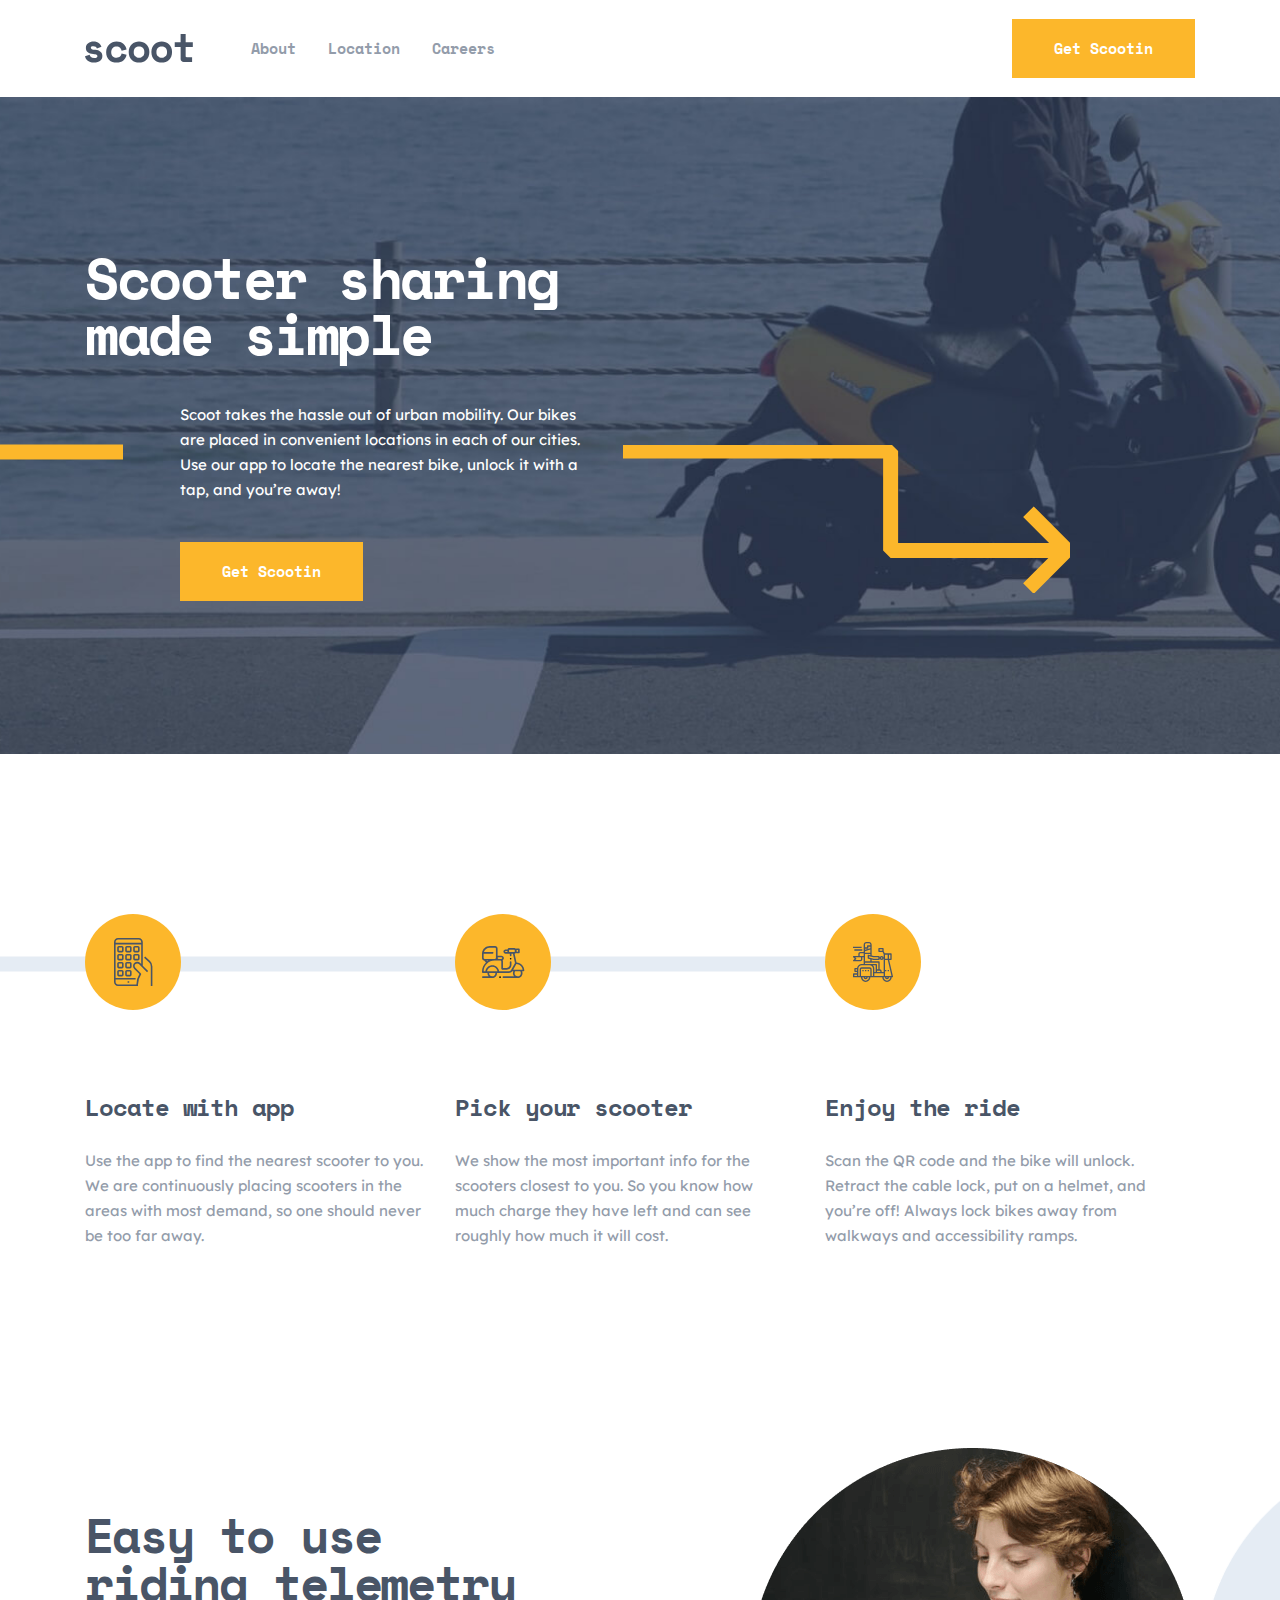
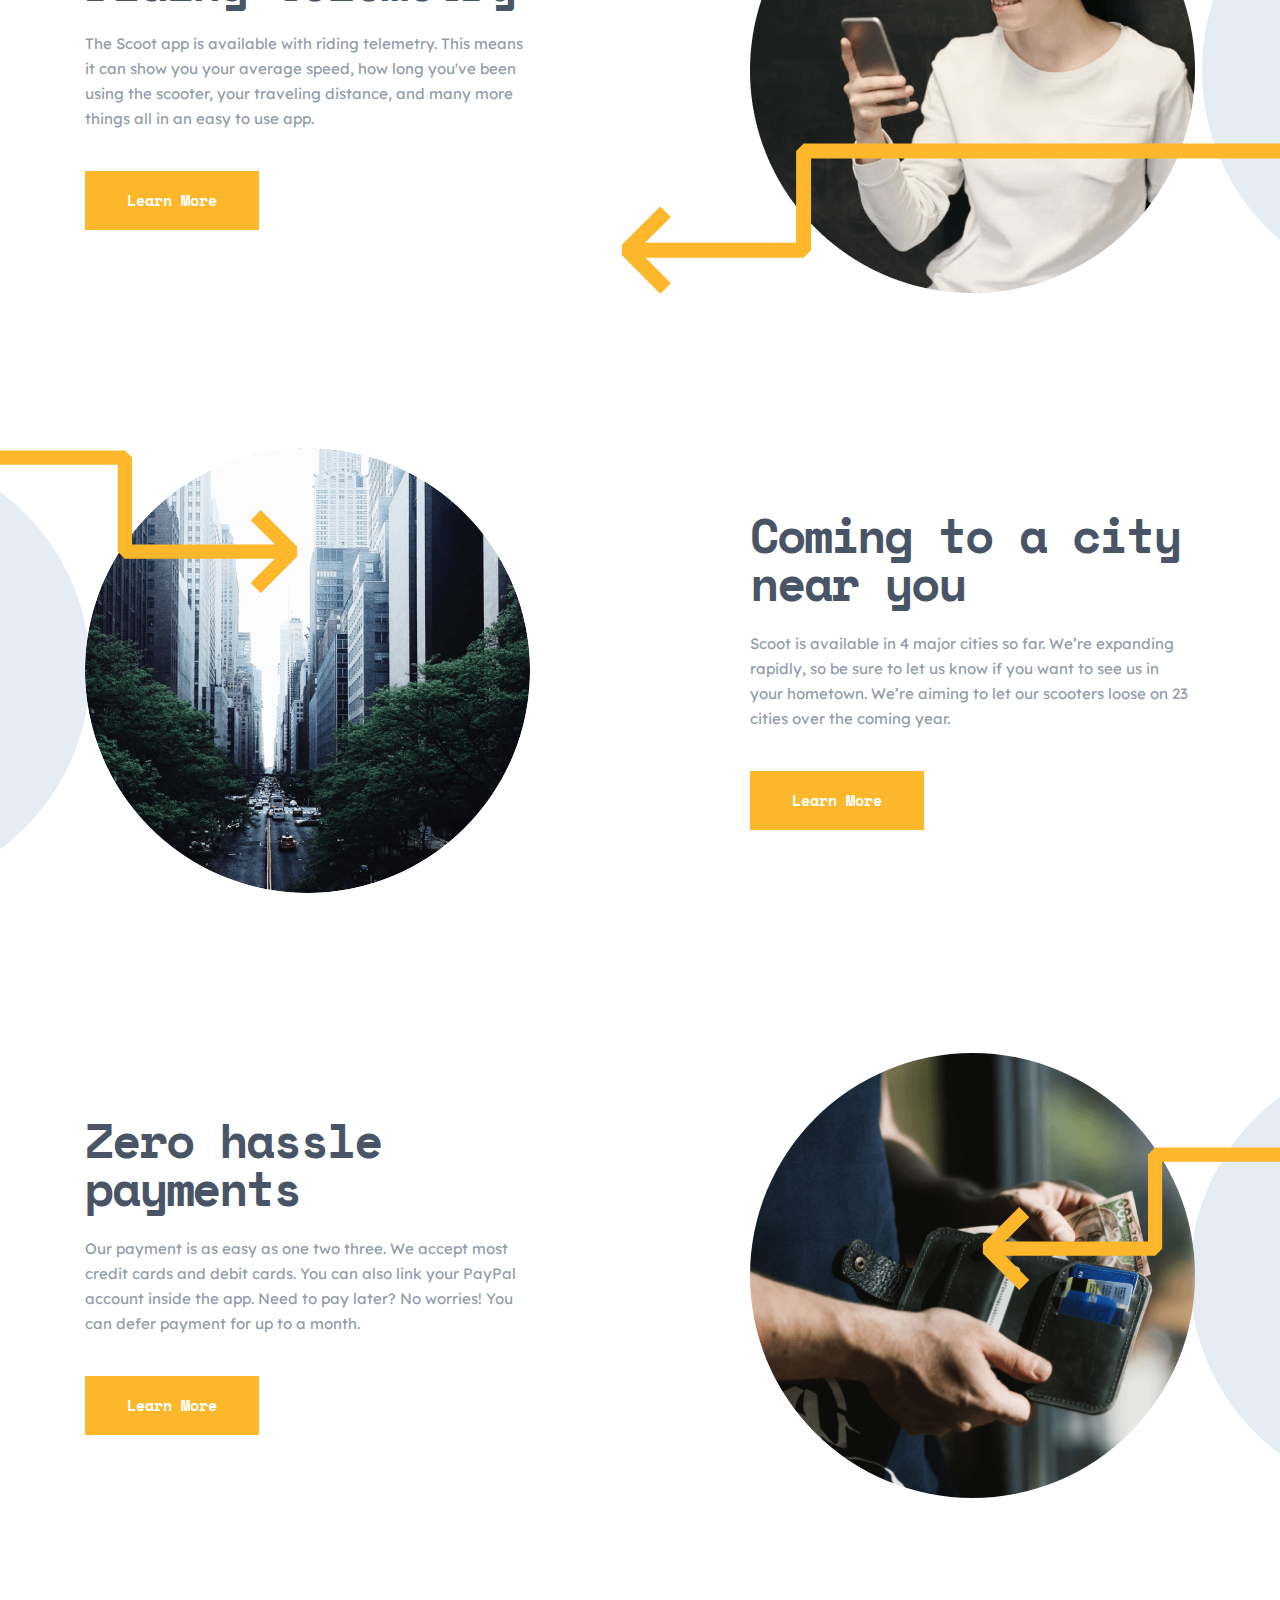
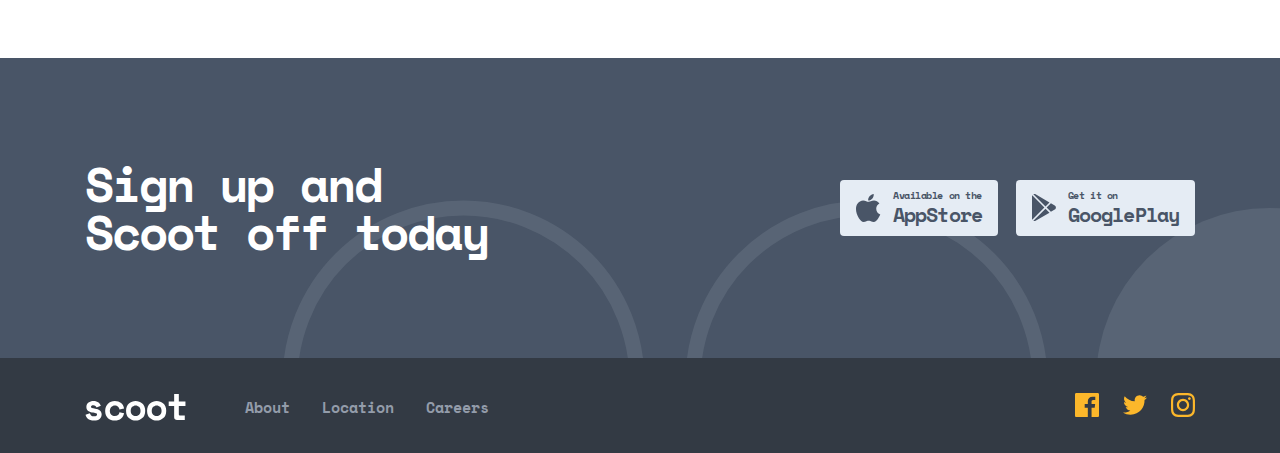
<file: index.html>
<!DOCTYPE html>
<html lang="en">
<head>
  <meta charset="UTF-8">
  <meta http-equiv="X-UA-Compatible" content="IE=edge">
  <meta name="viewport" content="width=device-width, initial-scale=1.0">
  <link rel="stylesheet" href="./css/main.css">
  <title>Template site</title>
</head>
<body>
  <!-- HEADER START -->
  <header class="header">
    <div class="container">
      <div class="header__container">
        <div class="header__menu">
          <a href="./index.html" class="header__menu-link">
            <img src="./images/site-header-logo.svg" alt="Site header logo" class="header__menu-img">
          </a>
          <nav class="nav header__nav">
            <ul class="nav__list">
              <li class="nav__item">
                <a href="#" class="nav__item-link">About</a>
              </li>

              <li class="nav__item">
                <a href="#" class="nav__item-link">Location</a>
              </li>

              <li class="nav__item">
                <a href="#" class="nav__item-link">Careers</a>
              </li>
            </ul>
          </nav>
        </div>

        <button class="button">Get scootin</button>
      </div>
    </div>
  </header>
  <!-- HEADER END -->

  <!-- MAIN START -->
  <main>
    <!-- hero-section start -->
    <section class="hero">
      <div class="container-big">
        <div class="container">
          <div class="hero__container">
            <div class="hero__wrapper">
              <h2 class="hero__wrapper-title">Scooter sharing made simple</h2>
              <p class="hero__wrapper-text">Scoot takes the hassle out of urban mobility. Our bikes are placed in convenient locations in each of our cities. Use our app to locate the nearest bike, unlock it with a tap, and you’re away!</p>
              <a href="#" class="button hero__btn">Get scootin</a>
            </div>
          </div>
        </div>
      </div>
    </section>
    <!-- hero-section end -->


    <section class="services">
      <h2 class="visually-hidden">Services section</h2>
      <div class="container">
        <ul class="services__list">
          <li class="services__item">
            <div class="services__item-top"></div>
            <div class="services__item-bottom">
              <h3 class="services__item-bottom-title">Locate with app</h3>
              <p class="services__item-bottom-text">Use the app to find the nearest scooter to you. We are continuously placing scooters in the areas with most demand, so one should never be too far away.</p>
            </div>
          </li>

          <li class="services__item">
            <div class="services__item-top"></div>
            <div class="services__item-bottom">
              <h3 class="services__item-bottom-title">Pick your scooter</h3>
              <p class="services__item-bottom-text">We show the most important info for the scooters closest to you. So you know how much charge they have left and can see roughly how much it will cost.</p>
            </div>
          </li>

          <li class="services__item">
            <div class="services__item-top"></div>
            <div class="services__item-bottom">
              <h3 class="services__item-bottom-title">Enjoy the ride</h3>
              <p class="services__item-bottom-text">Scan the QR code and the bike will unlock. Retract the cable lock, put on a helmet, and you’re off! Always lock bikes away from walkways and accessibility ramps.</p>
            </div>
          </li>
        </ul>
      </div>
    </section>

    <section class="telemetry">
      <div class="container-big">
        <div class="container">
          <div class="telemetry__container">
            <div class="telemetry__wrapper">
              <h2 class="telemetry__wrapper-title">Easy to use riding telemetry</h2>
              <p class="telemetry__wrapper-text">The Scoot app is available with riding telemetry. This means it can show you your average speed, how long you've been using the scooter, your traveling distance, and many more things all in an easy to use app.</p>
              <a href="#" class="button">Learn more</a>
            </div>
            <picture class="telemetry__picture">
              <!-- WebP -->
              <source
              type="image/webp"
              media="(max-width: 311px)"
              srcset="
              ./images/telemetry-img-311px-1x.webp 1x,
              ./images/telemetry-img-311px-2x.webp 2x
              "/>

              <source
              type="image/webp"
              media="(max-width: 445px)"
              srcset="
              ./images/telemetry-img-445px-1x.webp 1x,
              ./images/telemetry-img-445px-2x.webp 2x
              "/>


              <img src="./images/telemetry-img-445px-1x.png" alt="User image" class="telemetry__img" srcset="./images/telemetry-img-445px-1x.png 1x, ./images/telemetry-img-445px-2x.png 2x">
            </picture>
          </div>
        </div>
      </div>
    </section>

    <section class="payments">
      <div class="container-big">
        <div class="container">
          <ul class="payments__list">
            <li class="payments__item">
              <div class="payments__item-box-image">
                <img
                src="./images/payments-first-img-445px-1x.png" alt="Payments of img" srcset="
                ./images/payments-first-img-445px-1x.png 1x,
                ./images/payments-first-img-445px-2x.png 2x" class="payments__box-img"
                >
              </div>
              <div class="payments__item-wrapper">
                <h2 class="payments__item-wrapper-title">Coming to a city near you</h2>
                <p class="payments__item-wrapper-text">Scoot is available in 4 major cities so far. We’re expanding rapidly, so be sure to let us know if you want to see us in your hometown. We’re aiming to let our scooters loose on 23 cities over the coming year.</p>
                <a href="#" class="button">Learn More</a>
              </div>
            </li>

            <li class="payments__item">
              <div class="payments__item-box-image">
                <img
                src="./images/payments-first-img-445px-1x.png" alt="Payments of img" srcset="
                ./images/payments-second-img-445px-1x.png 1x,
                ./images/payments-second-img-445px-2x.png 2x" class="payments__box-img"
                >
              </div>
              <div class="payments__item-wrapper">
                <h2 class="payments__item-wrapper-title">Zero hassle payments</h2>
                <p class="payments__item-wrapper-text">Our payment is as easy as one two three. We accept most credit cards and debit cards. You can also link your PayPal account inside the app. Need to pay later? No worries! You can defer payment for up to a month.</p>
                <a href="#" class="button">Learn More</a>
              </div>
            </li>
          </ul>
        </div>
      </div>
    </section>

    <section class="apps">
      <div class="container-big">
        <div class="container">
          <div class="apps__container">
            <div class="apps__box">
              <h2 class="apps__box-title">Sign up and Scoot off today</h2>
            </div>
            <div class="apps__wrapper">
              <div class="apps__wrapper-app">
                <img src="./images/apps-apple-icon.svg" alt="apple icon" class="apps__app-img">
                <div class="apps__wrapper-desc">
                  <p class="apps__wrapper-desc-text">Available on the</p>
                  <h3 class="apps__wrapper-desc-title">AppStore</h3>
                </div>
              </div>
              <div class="apps__wrapper-app">
                <img src="./images/apps-google-play-icon.svg" alt="google-play icon" class="apps__app-img">
                <div class="apps__wrapper-desc">
                  <p class="apps__wrapper-desc-text">Get it on</p>
                  <h3 class="apps__wrapper-desc-title">GooglePlay</h3>
                </div>
              </div>
            </div>
          </div>
        </div>
      </div>
    </section>
  </main>
  <!-- MAIN END -->

  <!-- FOOTER START -->
  <footer class="footer">
    <div class="container-big">
      <div class="container">
        <div class="footer__container">
          <div class="footer__menu">
            <a href="./index.html" class="footer__menu-link">
              <img src="./images/site-footer-logo.svg" alt="Site logo for footer" class="footer__menu-img">
            </a>
            <nav class="nav">
              <ul class="nav__list footer__nav-list">
                <li class="nav__item">
                  <a href="#" class="nav__item-link">About</a>
                </li>

                <li class="nav__item">
                  <a href="#" class="nav__item-link">Location</a>
                </li>

                <li class="nav__item">
                  <a href="#" class="nav__item-link">Careers</a>
                </li>
              </ul>
            </nav>
          </div>
          <ul class="footer__icon-list">
            <li class="footer__icon-item">
              <a href="#" class="footer__item-link">
                <svg class="footer__icon-img" width="24" height="24" xmlns="http://www.w3.org/2000/svg"><path d="M22.675 0H1.325C.593 0 0 .593 0 1.325v21.351C0 23.407.593 24 1.325 24H12.82v-9.294H9.692v-3.622h3.128V8.413c0-3.1 1.893-4.788 4.659-4.788 1.325 0 2.463.099 2.795.143v3.24l-1.918.001c-1.504 0-1.795.715-1.795 1.763v2.313h3.587l-.467 3.622h-3.12V24h6.116c.73 0 1.323-.593 1.323-1.325V1.325C24 .593 23.407 0 22.675 0Z" fill="currentColor"/></svg>
              </a>
            </li>

            <li class="footer__icon-item">
              <a href="#" class="footer__item-link">
                <svg class="footer__icon-img" width="24" height="20" xmlns="http://www.w3.org/2000/svg"><path d="M24 2.557c-.883.392-1.832.656-2.828.775 1.017-.609 1.798-1.574 2.165-2.724-.951.564-2.005.974-3.127 1.195A4.9156 4.9156 0 0 0 16.616.248c-3.179 0-5.515 2.966-4.797 6.045C7.728 6.088 4.1 4.128 1.671 1.149c-1.29 2.213-.669 5.108 1.523 6.574a4.903 4.903 0 0 1-2.229-.616c-.054 2.281 1.581 4.415 3.949 4.89-.693.188-1.452.232-2.224.084.626 1.956 2.444 3.379 4.6 3.419-2.07 1.623-4.678 2.348-7.29 2.04 2.179 1.397 4.768 2.212 7.548 2.212 9.142 0 14.307-7.721 13.995-14.646.962-.695 1.797-1.562 2.457-2.549Z" fill="currentColor"/></svg>
              </a>
            </li>

            <li class="footer__icon-item">
              <a href="#" class="footer__item-link">
                <svg class="footer__icon-img" width="24" height="24" viewBox="0 0 24 24" xmlns="http://www.w3.org/2000/svg">
                  <path fill-rule="evenodd" clip-rule="evenodd" d="M12 0C8.741 0 8.333 0.014 7.053 0.072C2.695 0.272 0.273 2.69 0.073 7.052C0.014 8.333 0 8.741 0 12C0 15.259 0.014 15.668 0.072 16.948C0.272 21.306 2.69 23.728 7.052 23.928C8.333 23.986 8.741 24 12 24C15.259 24 15.668 23.986 16.948 23.928C21.302 23.728 23.73 21.31 23.927 16.948C23.986 15.668 24 15.259 24 12C24 8.741 23.986 8.333 23.928 7.053C23.732 2.699 21.311 0.273 16.949 0.073C15.668 0.014 15.259 0 12 0ZM12 2.163C15.204 2.163 15.584 2.175 16.85 2.233C20.102 2.381 21.621 3.924 21.769 7.152C21.827 8.417 21.838 8.797 21.838 12.001C21.838 15.206 21.826 15.585 21.769 16.85C21.62 20.075 20.105 21.621 16.85 21.769C15.584 21.827 15.206 21.839 12 21.839C8.796 21.839 8.416 21.827 7.151 21.769C3.891 21.62 2.38 20.07 2.232 16.849C2.174 15.584 2.162 15.205 2.162 12C2.162 8.796 2.175 8.417 2.232 7.151C2.381 3.924 3.896 2.38 7.151 2.232C8.417 2.175 8.796 2.163 12 2.163ZM5.838 12C5.838 8.597 8.597 5.838 12 5.838C15.403 5.838 18.162 8.597 18.162 12C18.162 15.404 15.403 18.163 12 18.163C8.597 18.163 5.838 15.403 5.838 12ZM12 16C9.791 16 8 14.21 8 12C8 9.791 9.791 8 12 8C14.209 8 16 9.791 16 12C16 14.21 14.209 16 12 16ZM16.965 5.595C16.965 4.8 17.61 4.155 18.406 4.155C19.201 4.155 19.845 4.8 19.845 5.595C19.845 6.39 19.201 7.035 18.406 7.035C17.61 7.035 16.965 6.39 16.965 5.595Z" fill="currentColor"/>
                </svg>

              </a>
            </li>
          </ul>
        </div>
      </div>
    </div>
  </footer>
  <!-- FOOTER END -->
</body>
</html>
</file>
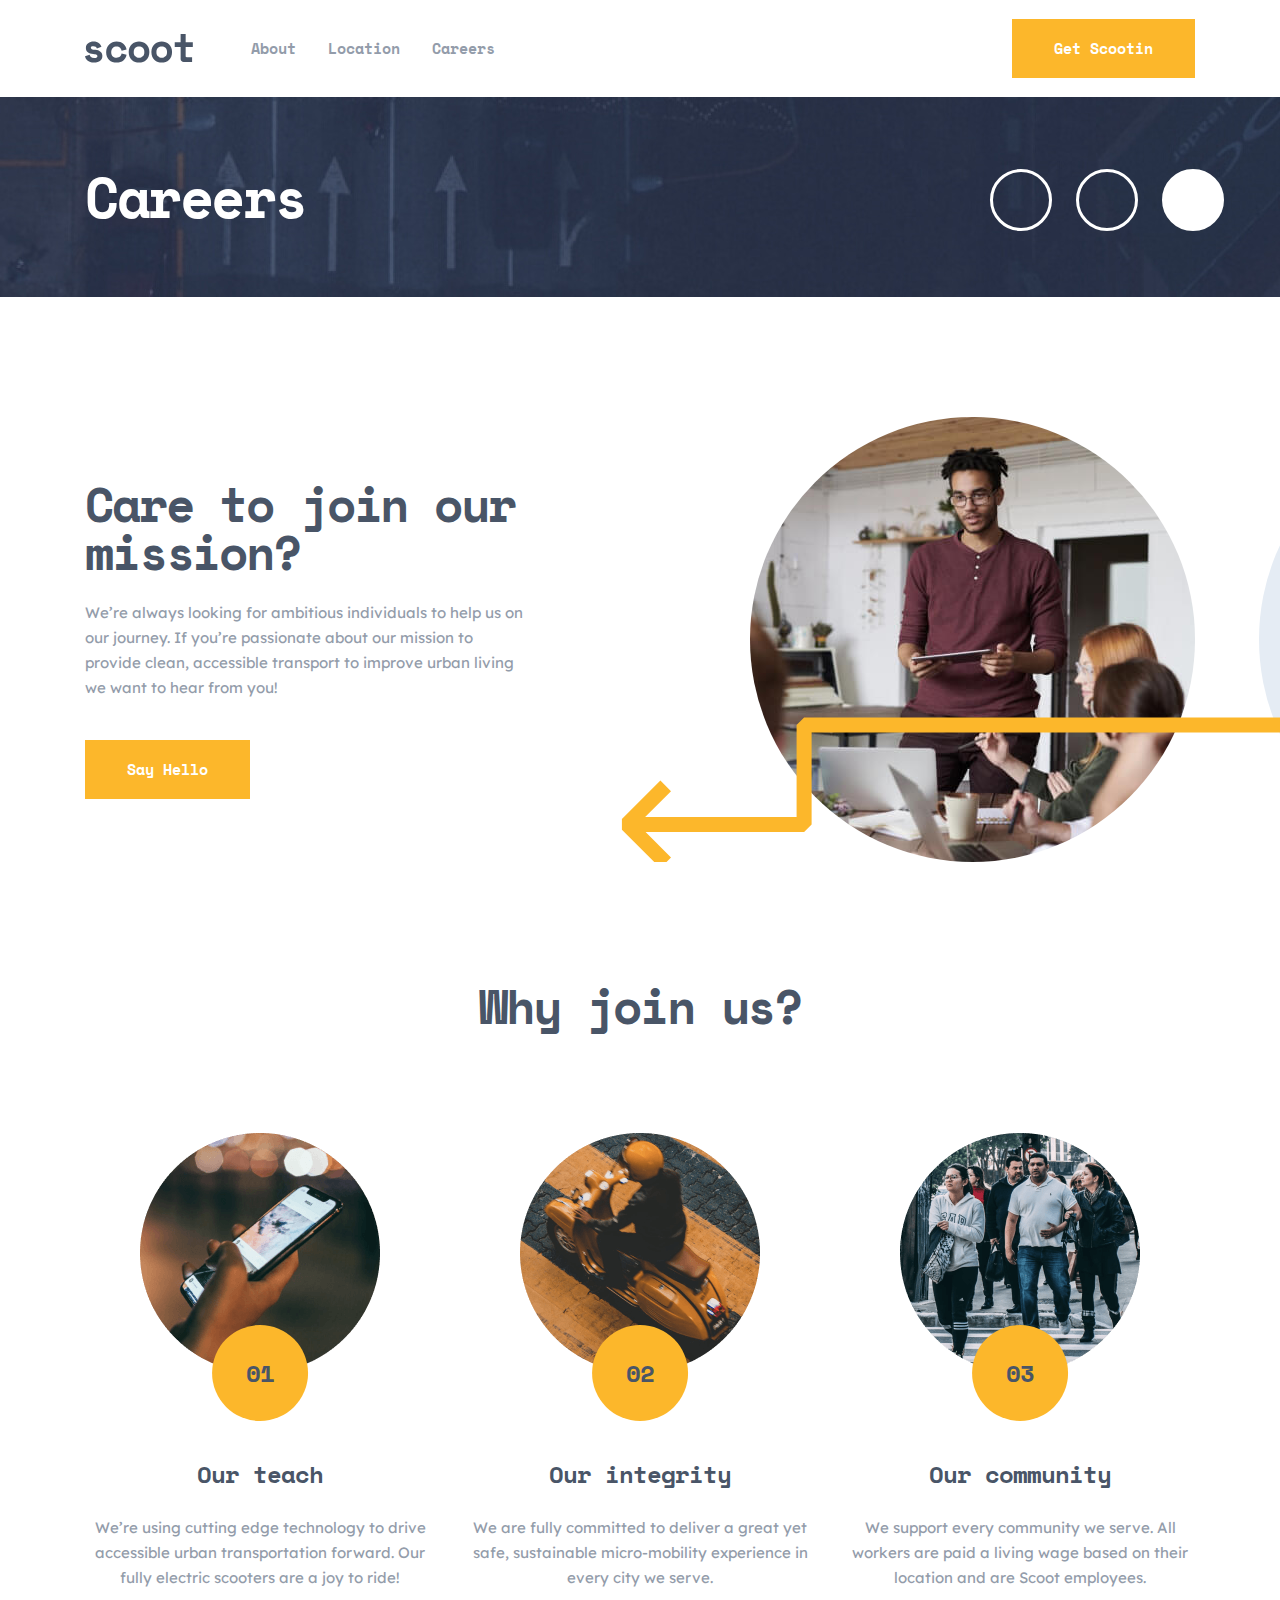
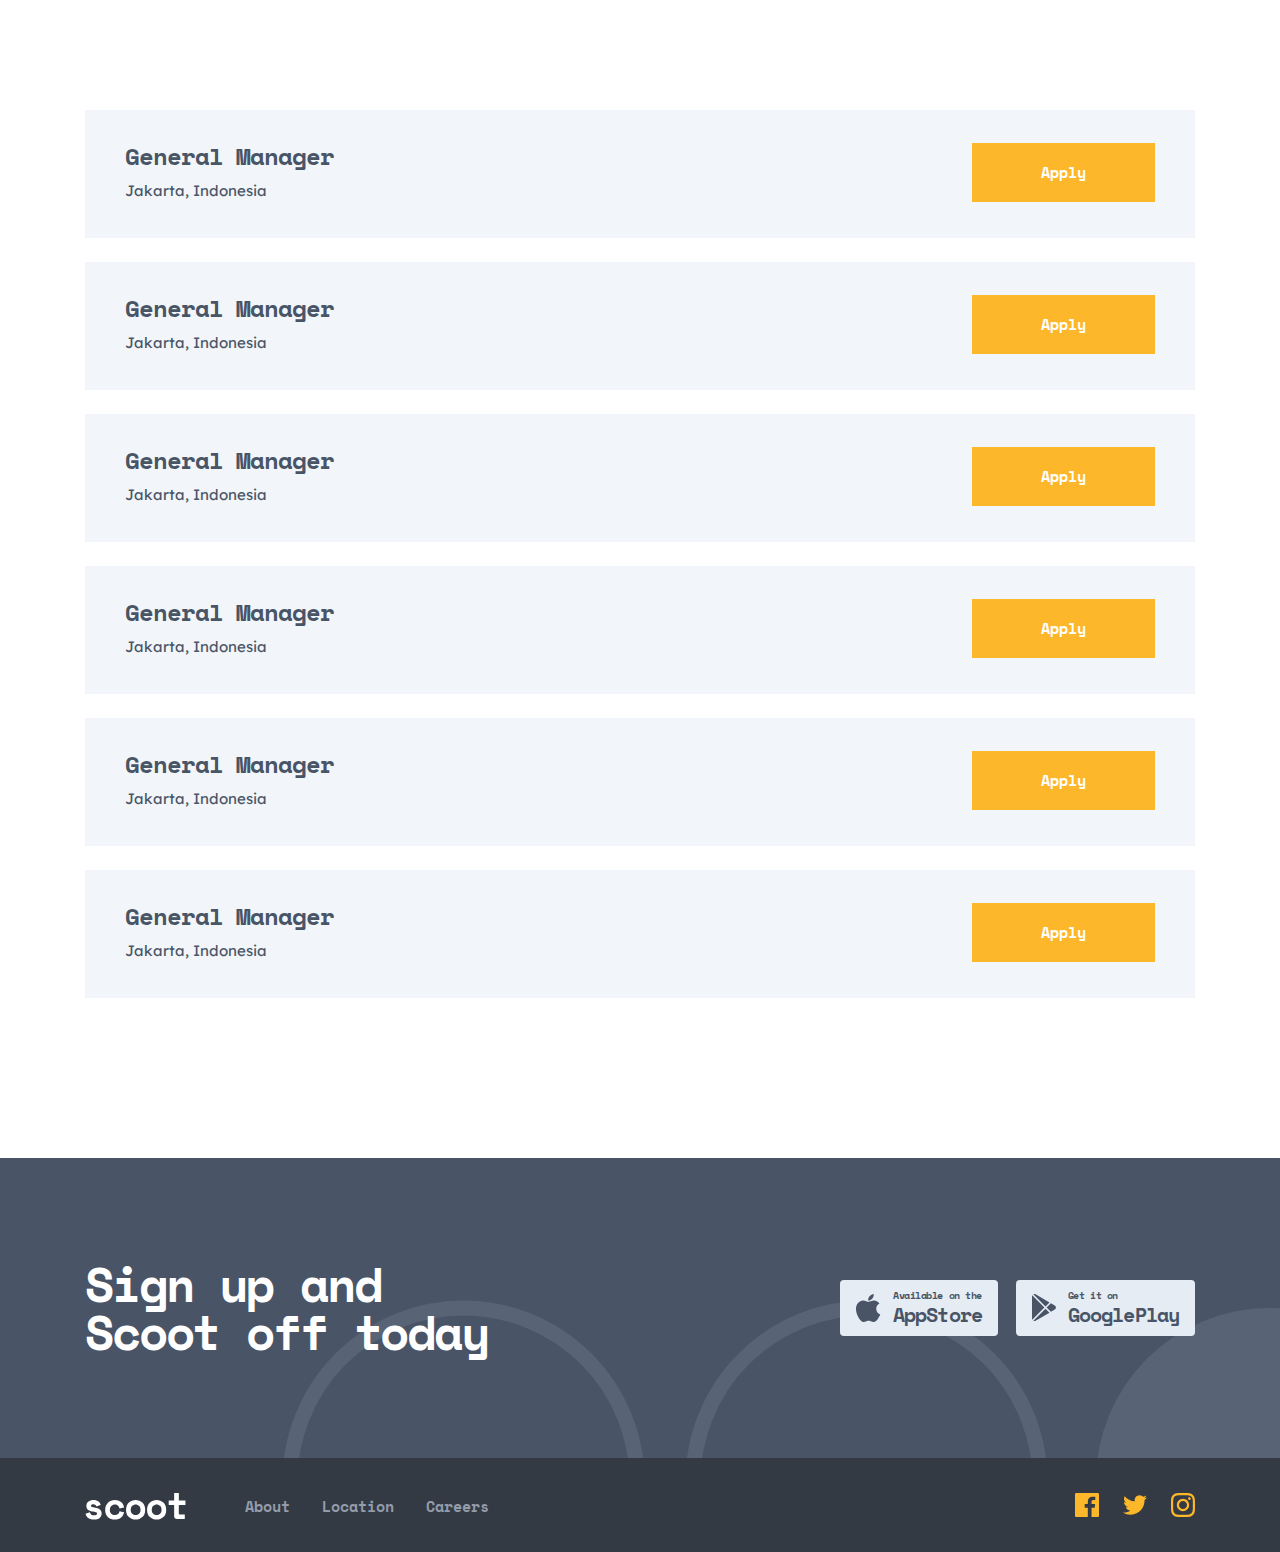
<file: careers.html>
<!DOCTYPE html>
<html lang="en">
<head>
  <meta charset="UTF-8">
  <meta http-equiv="X-UA-Compatible" content="IE=edge">
  <meta name="viewport" content="width=device-width, initial-scale=1.0">
  <link rel="stylesheet" href="./css/main.css">
  <title>Careers</title>
</head>
<body>
  <h1 class="visually-hidden">This is Careers page</h1>
  <header class="header">
    <div class="container">
      <div class="header__container">
        <div class="header__menu">
          <a href="./index.html" class="header__menu-link">
            <img src="./images/site-header-logo.svg" alt="Site header logo" class="header__menu-img">
          </a>
          <nav class="nav header__nav">
            <ul class="nav__list">
              <li class="nav__item">
                <a href="#" class="nav__item-link">About</a>
              </li>

              <li class="nav__item">
                <a href="#" class="nav__item-link">Location</a>
              </li>

              <li class="nav__item">
                <a href="#" class="nav__item-link">Careers</a>
              </li>
            </ul>
          </nav>
        </div>

        <button class="button">Get scootin</button>
      </div>
    </div>
  </header>

  <main>

    <section class="hero-careers">
      <div class="container-big">
        <div class="container hero-careers__container">
          <h2 class="hero-careers__title">Careers</h2>
          <ul class="hero-careers__list">
            <li class="hero-careers__item"></li>
            <li class="hero-careers__item"></li>
            <li class="hero-careers__item"></li>
          </ul>
        </div>
      </div>
    </section>


    <section class="mission-careers">
      <div class="container-big">
        <div class="container">
          <div class="mission-careers__container">
            <div class="mission-careers__wrapper">
              <h2 class="mission-careers__wrapper-title">Care to join our mission?</h2>
              <p class="mission-careers__wrapper-text">We’re always looking for ambitious individuals to help us on our journey. If you’re passionate about our mission to provide clean, accessible transport to improve urban living we want to hear from you!</p>
              <a href="#" class="button">Say hello</a>
            </div>
            <div class="mission-careers__box">
              <img src="./images/img-mission-section-careers-452px.jpg" alt="mission images" class="mission-careers__box-img">
            </div>
          </div>
        </div>
      </div>
    </section>


    <section class="join-careers">
      <div class="container">
        <div class="join-careers__container">
          <h2 class="join-careers__container-title">Why join us?</h2>
          <ul class="join-careers__list">
            <li class="join-careers__item">
              <div class="join-careers__item-box">
                <img src="./images/first-join-section-careers-240px.png" alt="join section image" class="join-careers__item-img">
              </div>
              <h3 class="join-careers__item-subtitle">Our teach</h3>
              <p class="join-careers__item-subtext">We’re using cutting edge technology to drive accessible urban transportation forward. Our fully electric scooters are a joy to ride!</p>
            </li>

            <li class="join-careers__item">
              <div class="join-careers__item-box">
                <img src="./images/second-join-section-careers-240px.png" alt="join section image" class="join-careers__item-img">
              </div>
              <h3 class="join-careers__item-subtitle">Our integrity</h3>
              <p class="join-careers__item-subtext">We are fully committed to deliver a great yet safe, sustainable micro-mobility experience in every city we serve.</p>
            </li>

            <li class="join-careers__item">
              <div class="join-careers__item-box">
                <img src="./images/third-join-section-careers-240px.png" alt="join section image" class="join-careers__item-img">
              </div>
              <h3 class="join-careers__item-subtitle">Our community</h3>
              <p class="join-careers__item-subtext">We support every community we serve. All workers are paid a living wage based on their location and are Scoot employees.</p>
            </li>
          </ul>
        </div>
      </div>
    </section>


    <section class="professions-careers">
      <h2 class="visually-hidden">This is Professions page</h2>
      <div class="container">
        <ul class="professions-careers__list">
          <li class="professions-careers__item">
            <div class="professions-careers__item-info">
              <h3 class="professions-careers__item-info-title">General Manager</h3>
              <p class="professions-careers__item-info-text">Jakarta, Indonesia</p>
            </div>
            <a href="#" class="button professions-btn">Apply</a>
          </li>

          <li class="professions-careers__item">
            <div class="professions-careers__item-info">
              <h3 class="professions-careers__item-info-title">General Manager</h3>
              <p class="professions-careers__item-info-text">Jakarta, Indonesia</p>
            </div>
            <a href="#" class="button professions-btn">Apply</a>
          </li>

          <li class="professions-careers__item">
            <div class="professions-careers__item-info">
              <h3 class="professions-careers__item-info-title">General Manager</h3>
              <p class="professions-careers__item-info-text">Jakarta, Indonesia</p>
            </div>
            <a href="#" class="button professions-btn">Apply</a>
          </li>

          <li class="professions-careers__item">
            <div class="professions-careers__item-info">
              <h3 class="professions-careers__item-info-title">General Manager</h3>
              <p class="professions-careers__item-info-text">Jakarta, Indonesia</p>
            </div>
            <a href="#" class="button professions-btn">Apply</a>
          </li>

          <li class="professions-careers__item">
            <div class="professions-careers__item-info">
              <h3 class="professions-careers__item-info-title">General Manager</h3>
              <p class="professions-careers__item-info-text">Jakarta, Indonesia</p>
            </div>
            <a href="#" class="button professions-btn">Apply</a>
          </li>

          <li class="professions-careers__item">
            <div class="professions-careers__item-info">
              <h3 class="professions-careers__item-info-title">General Manager</h3>
              <p class="professions-careers__item-info-text">Jakarta, Indonesia</p>
            </div>
            <a href="#" class="button professions-btn">Apply</a>
          </li>
        </ul>
      </div>
    </section>

    <section class="apps">
      <div class="container-big">
        <div class="container">
          <div class="apps__container">
            <div class="apps__box">
              <h2 class="apps__box-title">Sign up and Scoot off today</h2>
            </div>
            <div class="apps__wrapper">
              <div class="apps__wrapper-app">
                <img src="./images/apps-apple-icon.svg" alt="apple icon" class="apps__app-img">
                <div class="apps__wrapper-desc">
                  <p class="apps__wrapper-desc-text">Available on the</p>
                  <h3 class="apps__wrapper-desc-title">AppStore</h3>
                </div>
              </div>
              <div class="apps__wrapper-app">
                <img src="./images/apps-google-play-icon.svg" alt="google-play icon" class="apps__app-img">
                <div class="apps__wrapper-desc">
                  <p class="apps__wrapper-desc-text">Get it on</p>
                  <h3 class="apps__wrapper-desc-title">GooglePlay</h3>
                </div>
              </div>
            </div>
          </div>
        </div>
      </div>
    </section>
  </main>

  <footer class="footer">
    <div class="container-big">
      <div class="container">
        <div class="footer__container">
          <div class="footer__menu">
            <a href="./index.html" class="footer__menu-link">
              <img src="./images/site-footer-logo.svg" alt="Site logo for footer" class="footer__menu-img">
            </a>
            <nav class="nav">
              <ul class="nav__list footer__nav-list">
                <li class="nav__item">
                  <a href="#" class="nav__item-link">About</a>
                </li>

                <li class="nav__item">
                  <a href="#" class="nav__item-link">Location</a>
                </li>

                <li class="nav__item">
                  <a href="#" class="nav__item-link">Careers</a>
                </li>
              </ul>
            </nav>
          </div>
          <ul class="footer__icon-list">
            <li class="footer__icon-item">
              <a href="#" class="footer__item-link">
                <svg class="footer__icon-img" width="24" height="24" xmlns="http://www.w3.org/2000/svg"><path d="M22.675 0H1.325C.593 0 0 .593 0 1.325v21.351C0 23.407.593 24 1.325 24H12.82v-9.294H9.692v-3.622h3.128V8.413c0-3.1 1.893-4.788 4.659-4.788 1.325 0 2.463.099 2.795.143v3.24l-1.918.001c-1.504 0-1.795.715-1.795 1.763v2.313h3.587l-.467 3.622h-3.12V24h6.116c.73 0 1.323-.593 1.323-1.325V1.325C24 .593 23.407 0 22.675 0Z" fill="currentColor"/></svg>
              </a>
            </li>

            <li class="footer__icon-item">
              <a href="#" class="footer__item-link">
                <svg class="footer__icon-img" width="24" height="20" xmlns="http://www.w3.org/2000/svg"><path d="M24 2.557c-.883.392-1.832.656-2.828.775 1.017-.609 1.798-1.574 2.165-2.724-.951.564-2.005.974-3.127 1.195A4.9156 4.9156 0 0 0 16.616.248c-3.179 0-5.515 2.966-4.797 6.045C7.728 6.088 4.1 4.128 1.671 1.149c-1.29 2.213-.669 5.108 1.523 6.574a4.903 4.903 0 0 1-2.229-.616c-.054 2.281 1.581 4.415 3.949 4.89-.693.188-1.452.232-2.224.084.626 1.956 2.444 3.379 4.6 3.419-2.07 1.623-4.678 2.348-7.29 2.04 2.179 1.397 4.768 2.212 7.548 2.212 9.142 0 14.307-7.721 13.995-14.646.962-.695 1.797-1.562 2.457-2.549Z" fill="currentColor"/></svg>
              </a>
            </li>

            <li class="footer__icon-item">
              <a href="#" class="footer__item-link">
                <svg class="footer__icon-img" width="24" height="24" viewBox="0 0 24 24" xmlns="http://www.w3.org/2000/svg">
                  <path fill-rule="evenodd" clip-rule="evenodd" d="M12 0C8.741 0 8.333 0.014 7.053 0.072C2.695 0.272 0.273 2.69 0.073 7.052C0.014 8.333 0 8.741 0 12C0 15.259 0.014 15.668 0.072 16.948C0.272 21.306 2.69 23.728 7.052 23.928C8.333 23.986 8.741 24 12 24C15.259 24 15.668 23.986 16.948 23.928C21.302 23.728 23.73 21.31 23.927 16.948C23.986 15.668 24 15.259 24 12C24 8.741 23.986 8.333 23.928 7.053C23.732 2.699 21.311 0.273 16.949 0.073C15.668 0.014 15.259 0 12 0ZM12 2.163C15.204 2.163 15.584 2.175 16.85 2.233C20.102 2.381 21.621 3.924 21.769 7.152C21.827 8.417 21.838 8.797 21.838 12.001C21.838 15.206 21.826 15.585 21.769 16.85C21.62 20.075 20.105 21.621 16.85 21.769C15.584 21.827 15.206 21.839 12 21.839C8.796 21.839 8.416 21.827 7.151 21.769C3.891 21.62 2.38 20.07 2.232 16.849C2.174 15.584 2.162 15.205 2.162 12C2.162 8.796 2.175 8.417 2.232 7.151C2.381 3.924 3.896 2.38 7.151 2.232C8.417 2.175 8.796 2.163 12 2.163ZM5.838 12C5.838 8.597 8.597 5.838 12 5.838C15.403 5.838 18.162 8.597 18.162 12C18.162 15.404 15.403 18.163 12 18.163C8.597 18.163 5.838 15.403 5.838 12ZM12 16C9.791 16 8 14.21 8 12C8 9.791 9.791 8 12 8C14.209 8 16 9.791 16 12C16 14.21 14.209 16 12 16ZM16.965 5.595C16.965 4.8 17.61 4.155 18.406 4.155C19.201 4.155 19.845 4.8 19.845 5.595C19.845 6.39 19.201 7.035 18.406 7.035C17.61 7.035 16.965 6.39 16.965 5.595Z" fill="currentColor"/>
                </svg>

              </a>
            </li>
          </ul>
        </div>
      </div>
    </div>
  </footer>
</body>
</html>
</file>
<file: css/main.css>
/*! normalize.css v8.0.1 | MIT License | github.com/necolas/normalize.css */
/* Document
   ========================================================================== */
/**
 * 1. Correct the line height in all browsers.
 * 2. Prevent adjustments of font size after orientation changes in iOS.
 */
html {
  line-height: 1.15;
  /* 1 */
  -webkit-text-size-adjust: 100%;
  /* 2 */
}

/* Sections
   ========================================================================== */
/**
 * Remove the margin in all browsers.
 */
body {
  margin: 0;
}

/**
 * Render the `main` element consistently in IE.
 */
main {
  display: block;
}

/**
 * Correct the font size and margin on `h1` elements within `section` and
 * `article` contexts in Chrome, Firefox, and Safari.
 */
h1 {
  font-size: 2em;
  margin: 0.67em 0;
}

/* Grouping content
   ========================================================================== */
/**
 * 1. Add the correct box sizing in Firefox.
 * 2. Show the overflow in Edge and IE.
 */
hr {
  -webkit-box-sizing: content-box;
          box-sizing: content-box;
  /* 1 */
  height: 0;
  /* 1 */
  overflow: visible;
  /* 2 */
}

/**
 * 1. Correct the inheritance and scaling of font size in all browsers.
 * 2. Correct the odd `em` font sizing in all browsers.
 */
pre {
  font-family: monospace, monospace;
  /* 1 */
  font-size: 1em;
  /* 2 */
}

/* Text-level semantics
   ========================================================================== */
/**
 * Remove the gray background on active links in IE 10.
 */
a {
  background-color: transparent;
}

/**
 * 1. Remove the bottom border in Chrome 57-
 * 2. Add the correct text decoration in Chrome, Edge, IE, Opera, and Safari.
 */
abbr[title] {
  border-bottom: none;
  /* 1 */
  text-decoration: underline;
  /* 2 */
  -webkit-text-decoration: underline dotted;
          text-decoration: underline dotted;
  /* 2 */
}

/**
 * Add the correct font weight in Chrome, Edge, and Safari.
 */
b,
strong {
  font-weight: bolder;
}

/**
 * 1. Correct the inheritance and scaling of font size in all browsers.
 * 2. Correct the odd `em` font sizing in all browsers.
 */
code,
kbd,
samp {
  font-family: monospace, monospace;
  /* 1 */
  font-size: 1em;
  /* 2 */
}

/**
 * Add the correct font size in all browsers.
 */
small {
  font-size: 80%;
}

/**
 * Prevent `sub` and `sup` elements from affecting the line height in
 * all browsers.
 */
sub,
sup {
  font-size: 75%;
  line-height: 0;
  position: relative;
  vertical-align: baseline;
}

sub {
  bottom: -0.25em;
}

sup {
  top: -0.5em;
}

/* Embedded content
   ========================================================================== */
/**
 * Remove the border on images inside links in IE 10.
 */
img {
  border-style: none;
}

/* Forms
   ========================================================================== */
/**
 * 1. Change the font styles in all browsers.
 * 2. Remove the margin in Firefox and Safari.
 */
button,
input,
optgroup,
select,
textarea {
  font-family: inherit;
  /* 1 */
  font-size: 100%;
  /* 1 */
  line-height: 1.15;
  /* 1 */
  margin: 0;
  /* 2 */
}

/**
 * Show the overflow in IE.
 * 1. Show the overflow in Edge.
 */
button,
input {
  /* 1 */
  overflow: visible;
}

/**
 * Remove the inheritance of text transform in Edge, Firefox, and IE.
 * 1. Remove the inheritance of text transform in Firefox.
 */
button,
select {
  /* 1 */
  text-transform: none;
}

/**
 * Correct the inability to style clickable types in iOS and Safari.
 */
button,
[type="button"],
[type="reset"],
[type="submit"] {
  -webkit-appearance: button;
}

/**
 * Remove the inner border and padding in Firefox.
 */
button::-moz-focus-inner,
[type="button"]::-moz-focus-inner,
[type="reset"]::-moz-focus-inner,
[type="submit"]::-moz-focus-inner {
  border-style: none;
  padding: 0;
}

/**
 * Restore the focus styles unset by the previous rule.
 */
button:-moz-focusring,
[type="button"]:-moz-focusring,
[type="reset"]:-moz-focusring,
[type="submit"]:-moz-focusring {
  outline: 1px dotted ButtonText;
}

/**
 * Correct the padding in Firefox.
 */
fieldset {
  padding: 0.35em 0.75em 0.625em;
}

/**
 * 1. Correct the text wrapping in Edge and IE.
 * 2. Correct the color inheritance from `fieldset` elements in IE.
 * 3. Remove the padding so developers are not caught out when they zero out
 *    `fieldset` elements in all browsers.
 */
legend {
  -webkit-box-sizing: border-box;
          box-sizing: border-box;
  /* 1 */
  color: inherit;
  /* 2 */
  display: table;
  /* 1 */
  max-width: 100%;
  /* 1 */
  padding: 0;
  /* 3 */
  white-space: normal;
  /* 1 */
}

/**
 * Add the correct vertical alignment in Chrome, Firefox, and Opera.
 */
progress {
  vertical-align: baseline;
}

/**
 * Remove the default vertical scrollbar in IE 10+.
 */
textarea {
  overflow: auto;
}

/**
 * 1. Add the correct box sizing in IE 10.
 * 2. Remove the padding in IE 10.
 */
[type="checkbox"],
[type="radio"] {
  -webkit-box-sizing: border-box;
          box-sizing: border-box;
  /* 1 */
  padding: 0;
  /* 2 */
}

/**
 * Correct the cursor style of increment and decrement buttons in Chrome.
 */
[type="number"]::-webkit-inner-spin-button,
[type="number"]::-webkit-outer-spin-button {
  height: auto;
}

/**
 * 1. Correct the odd appearance in Chrome and Safari.
 * 2. Correct the outline style in Safari.
 */
[type="search"] {
  -webkit-appearance: textfield;
  /* 1 */
  outline-offset: -2px;
  /* 2 */
}

/**
 * Remove the inner padding in Chrome and Safari on macOS.
 */
[type="search"]::-webkit-search-decoration {
  -webkit-appearance: none;
}

/**
 * 1. Correct the inability to style clickable types in iOS and Safari.
 * 2. Change font properties to `inherit` in Safari.
 */
::-webkit-file-upload-button {
  -webkit-appearance: button;
  /* 1 */
  font: inherit;
  /* 2 */
}

/* Interactive
   ========================================================================== */
/*
 * Add the correct display in Edge, IE 10+, and Firefox.
 */
details {
  display: block;
}

/*
 * Add the correct display in all browsers.
 */
summary {
  display: list-item;
}

/* Misc
   ========================================================================== */
/**
 * Add the correct display in IE 10+.
 */
template {
  display: none;
}

/**
 * Add the correct display in IE 10.
 */
[hidden] {
  display: none;
}

/* space-mono-700 - latin */
@font-face {
  font-family: 'Space Mono';
  font-style: normal;
  font-weight: 700;
  font-display: swap;
  src: url("../fonts/space-mono-v11-latin-700.woff2") format("woff2"), url("../fonts/space-mono-v11-latin-700.woff") format("woff");
}

/* lexend-deca-regular - latin */
@font-face {
  font-family: 'Lexend Deca';
  font-style: normal;
  font-weight: 400;
  font-display: swap;
  src: url("../fonts/lexend-deca-v16-latin-regular.woff2") format("woff2"), url("../fonts/lexend-deca-v16-latin-regular.woff") format("woff");
}

html {
  height: 100%;
  scroll-behavior: smooth;
  overflow-x: hidden;
}

*, *::before, *::after {
  -webkit-box-sizing: border-box;
          box-sizing: border-box;
}

body {
  -webkit-box-orient: vertical;
  -webkit-box-direction: normal;
      -ms-flex-direction: column;
          flex-direction: column;
  margin: 0;
  padding: 0;
  font-family: 'Space Mono';
  font-style: normal;
  font-weight: 700;
  height: 100%;
  display: -webkit-box;
  display: -ms-flexbox;
  display: flex;
  font-size: 16px;
}

main {
  -webkit-box-flex: 1;
      -ms-flex-positive: 1;
          flex-grow: 1;
}

img {
  vertical-align: middle;
  -o-object-fit: contain;
     object-fit: contain;
}

h1, h2, h3, h4, h5, h6, p {
  margin: 0;
}

a {
  text-decoration: none;
}

ul, ol {
  margin: 0;
  padding: 0;
  list-style-type: none;
}

.visually-hidden {
  position: absolute;
  width: 1px;
  height: 1px;
  margin: -1px;
  padding: 0;
  overflow: hidden;
  border: 0;
  clip: rect(0 0 0 0);
}

.container-big {
  max-width: 1440px;
  margin: 0 auto;
}

.container {
  max-width: 1150px;
  margin: 0 auto;
  padding: 0 20px;
}

.header__container {
  display: -webkit-box;
  display: -ms-flexbox;
  display: flex;
  -webkit-box-pack: justify;
      -ms-flex-pack: justify;
          justify-content: space-between;
  -webkit-box-align: center;
      -ms-flex-align: center;
          align-items: center;
  padding: 19px 0;
}

.header__menu {
  display: -webkit-box;
  display: -ms-flexbox;
  display: flex;
  -webkit-box-align: center;
      -ms-flex-align: center;
          align-items: center;
  gap: 58px;
}

.header .menu-img {
  max-width: 108px;
  width: 100%;
  height: 27px;
}

.nav__list {
  display: -webkit-box;
  display: -ms-flexbox;
  display: flex;
  gap: 32px;
}

.nav__item-link {
  font-size: 15px;
  line-height: 25px;
  color: #939CAA;
}

.nav__item-link:hover {
  color: #FCB72B;
}

.button {
  background-color: #FCB72B;
  text-transform: capitalize;
  border: none;
  padding: 14px 39px;
  font-size: 15px;
  line-height: 25px;
  color: #FFF;
  border: 3px solid transparent;
  text-align: center;
  cursor: pointer;
}

.button:hover {
  border: 3px solid #FCB72B;
  background-color: transparent;
  color: #FCB72B;
}

.button:active {
  background-color: #e0ddd9;
}

@media only screen and (max-width: 1010px) {
  .header .container {
    max-width: 900px;
  }
}

@media only screen and (max-width: 900px) {
  .header .container {
    max-width: 800px;
  }
}

@media only screen and (max-width: 650px) {
  .header__container {
    display: -webkit-box;
    display: -ms-flexbox;
    display: flex;
    -webkit-box-orient: vertical;
    -webkit-box-direction: normal;
        -ms-flex-direction: column;
            flex-direction: column;
  }
  .header .nav {
    display: none;
  }
  .header .button {
    display: none;
  }
}

.hero {
  margin-bottom: 160px;
}

.hero .container-big {
  background-image: url("./../../images/hero-img-1440px-1x.jpg");
  background-repeat: no-repeat;
  background-size: cover;
  background-position: center;
}

.hero__container {
  padding: 153px 0;
}

.hero__wrapper {
  display: -webkit-box;
  display: -ms-flexbox;
  display: flex;
  -webkit-box-orient: vertical;
  -webkit-box-direction: normal;
      -ms-flex-direction: column;
          flex-direction: column;
  max-width: 500px;
  -webkit-box-align: start;
      -ms-flex-align: start;
          align-items: flex-start;
  gap: 40px;
}

.hero__wrapper-title {
  font-size: 56px;
  line-height: 56px;
  letter-spacing: -2.5px;
  color: #FFF;
}

.hero__wrapper-text {
  position: relative;
  font-family: 'Lexend Deca';
  font-style: normal;
  font-weight: 400;
  font-size: 15px;
  line-height: 25px;
  color: #FFF;
  margin-left: 95px;
}

.hero__wrapper-text::before {
  content: "";
  position: absolute;
  top: 50%;
  -webkit-transform: translateY(-50%);
          transform: translateY(-50%);
  right: calc(50% + 260px);
  display: inline-block;
  width: 202px;
  height: 15px;
  background-color: #FCB72B;
}

.hero__wrapper-text::after {
  content: "";
  position: absolute;
  top: 50%;
  left: calc(50% + 240px);
  -webkit-transform: translateY(calc(50% - 55%));
          transform: translateY(calc(50% - 55%));
  display: inline-block;
  width: 447px;
  height: 148px;
  background-image: url("./../../images/arrow-right-hero.svg");
  background-repeat: no-repeat;
  background-size: auto;
  background-position: center;
}

.hero__btn {
  margin-left: 95px;
}

@media only screen and (max-width: 1010px) {
  .hero {
    margin-bottom: 150px;
  }
  .hero .container {
    max-width: 900px;
    width: 100%;
  }
  .hero__wrapper {
    max-width: 450px;
    gap: 30px;
  }
  .hero__wrapper-title {
    font-size: 50px;
  }
  .hero__wrapper-text {
    margin-left: 80px;
  }
  .hero__wrapper-text::after {
    background-size: 70%;
    background-position: 0 0;
  }
  .hero__btn {
    margin-left: 80px;
  }
}

@media only screen and (max-width: 900px) {
  .hero {
    margin-bottom: 140px;
  }
  .hero .container {
    max-width: 800px;
  }
  .hero__wrapper-text {
    margin-left: 60px;
  }
  .hero__wrapper-text::after {
    background-size: 55%;
  }
  .hero__btn {
    margin-left: 60px;
  }
}

@media only screen and (max-width: 768px) {
  .hero {
    margin-bottom: 122px;
  }
  .hero .container-big {
    background-image: url("./../../images/hero-img-768px-1x.jpg");
    background-repeat: no-repeat;
    background-size: cover;
    background-position: center;
  }
  .hero .container {
    max-width: 700px;
  }
  .hero__container {
    position: relative;
    display: -webkit-box;
    display: -ms-flexbox;
    display: flex;
    -webkit-box-orient: vertical;
    -webkit-box-direction: normal;
        -ms-flex-direction: column;
            flex-direction: column;
    -webkit-box-align: center;
        -ms-flex-align: center;
            align-items: center;
    padding: 137px 0 217px 0;
  }
  .hero__wrapper {
    max-width: 560px;
    display: -webkit-box;
    display: -ms-flexbox;
    display: flex;
    -webkit-box-orient: vertical;
    -webkit-box-direction: normal;
        -ms-flex-direction: column;
            flex-direction: column;
    -webkit-box-align: center;
        -ms-flex-align: center;
            align-items: center;
    text-align: center;
  }
  .hero__wrapper-title {
    font-size: 56px;
  }
  .hero__wrapper-text {
    margin-left: 0px;
  }
  .hero__wrapper-text::before {
    display: none;
  }
  .hero__wrapper-text::after {
    display: none;
  }
  .hero__wrapper::after {
    content: "";
    position: absolute;
    top: 73%;
    left: calc(50% - 480px);
    display: inline-block;
    width: 466px;
    height: 137px;
    background-image: url("./../../images/arrow-right-hero-446px.svg");
    background-repeat: no-repeat;
    background-size: contain;
  }
  .hero__btn {
    margin-left: 0px;
  }
}

@media only screen and (max-width: 430px) {
  .hero {
    margin-bottom: 120px;
  }
  .hero .container-big {
    background-image: url("./../../images/hero-img-768px-1x.jpg");
    background-repeat: no-repeat;
    background-size: cover;
    background-position: center;
  }
  .hero .container {
    max-width: 700px;
  }
  .hero__container {
    position: relative;
    display: -webkit-box;
    display: -ms-flexbox;
    display: flex;
    -webkit-box-orient: vertical;
    -webkit-box-direction: normal;
        -ms-flex-direction: column;
            flex-direction: column;
    -webkit-box-align: center;
        -ms-flex-align: center;
            align-items: center;
    padding: 137px 0 217px 0;
  }
  .hero__wrapper {
    max-width: 560px;
    display: -webkit-box;
    display: -ms-flexbox;
    display: flex;
    -webkit-box-orient: vertical;
    -webkit-box-direction: normal;
        -ms-flex-direction: column;
            flex-direction: column;
    -webkit-box-align: center;
        -ms-flex-align: center;
            align-items: center;
    text-align: center;
  }
  .hero__wrapper-title {
    font-size: 40px;
    line-height: 40px;
  }
  .hero__wrapper-text {
    margin-left: 0px;
  }
  .hero__wrapper-text::before {
    display: none;
  }
  .hero__wrapper-text::after {
    display: none;
  }
  .hero__wrapper::after {
    content: "";
    position: absolute;
    top: 73%;
    left: calc(50% - 480px);
    display: inline-block;
    width: 466px;
    height: 137px;
    background-image: url("./../../images/arrow-right-hero-446px.svg");
    background-repeat: no-repeat;
    background-size: contain;
  }
  .hero__btn {
    margin-left: 0px;
  }
}

.services {
  margin-bottom: 200px;
}

.services__list {
  display: -webkit-box;
  display: -ms-flexbox;
  display: flex;
}

.services__item {
  max-width: 380px;
  width: 100%;
}

.services__item-top {
  margin-bottom: 80px;
  position: relative;
}

.services__item-top::before {
  content: "";
  position: absolute;
  top: 50%;
  -webkit-transform: translateY(-50%);
          transform: translateY(-50%);
  right: 100%;
  display: inline-block;
  max-width: 380px;
  width: 100%;
  height: 15px;
  z-index: -1;
  background-color: #E5ECF4;
}

.services__item-top::after {
  content: "";
  display: inline-block;
  width: 96px;
  height: 96px;
  background-color: #FCB72B;
  border-radius: 50%;
  background-repeat: no-repeat;
  background-size: auto;
  background-position: center;
}

.services__item:nth-child(1) .services__item-top::after {
  background-image: url("./../../images/location-icon.svg");
}

.services__item:nth-child(2) .services__item-top::after {
  background-image: url("./../../images/scooter-icon.svg");
}

.services__item:nth-child(3) .services__item-top::after {
  background-image: url("./../../images/speed-scooter-icon.svg");
}

.services__item:first-child .services__item-top::before {
  max-width: 165px;
  width: 100%;
}

.services__item-bottom {
  margin-right: 30px;
}

.services__item-bottom-title {
  font-size: 24px;
  line-height: 28px;
  letter-spacing: -1.07143px;
  color: #495567;
  margin-bottom: 27px;
  white-space: nowrap;
}

.services__item-bottom-text {
  font-family: 'Lexend Deca';
  font-weight: 400;
  font-size: 15px;
  line-height: 25px;
  color: #939CAA;
}

@media only screen and (max-width: 1010px) {
  .services {
    margin-bottom: 190px;
  }
  .services .container {
    max-width: 900px;
  }
  .services__item-top {
    margin-bottom: 60px;
  }
  .services__item-top::before {
    height: 12px;
  }
  .services__item-top::after {
    width: 76px;
    height: 76px;
    background-size: 50%;
  }
  .services__item-bottom {
    margin-right: 30px;
  }
  .services__item-bottom-title {
    font-size: 23px;
    line-height: 25px;
  }
}

@media only screen and (max-width: 900px) {
  .services {
    margin-bottom: 180px;
  }
  .services .container {
    max-width: 800px;
  }
}

@media only screen and (max-width: 768px) {
  .services {
    margin-bottom: 170px;
  }
  .services .container {
    max-width: 700px;
  }
  .services__list {
    display: -webkit-box;
    display: -ms-flexbox;
    display: flex;
    -webkit-box-orient: vertical;
    -webkit-box-direction: normal;
        -ms-flex-direction: column;
            flex-direction: column;
    -webkit-box-align: center;
        -ms-flex-align: center;
            align-items: center;
  }
  .services__item {
    max-width: 570px;
    margin-bottom: 40px;
    display: -webkit-box;
    display: -ms-flexbox;
    display: flex;
    -webkit-box-pack: justify;
        -ms-flex-pack: justify;
            justify-content: space-between;
    -webkit-box-align: start;
        -ms-flex-align: start;
            align-items: flex-start;
  }
  .services__item-top {
    margin-bottom: 0px;
  }
  .services__item-top::before {
    content: "";
    position: absolute;
    top: -125%;
    left: 50%;
    -webkit-transform: translateX(-50%);
            transform: translateX(-50%);
    display: inline-block;
    width: 15px;
    height: 142px;
  }
  .services__item-top::after {
    content: "";
    width: 96px;
    height: 96px;
  }
  .services__item:first-child .services__item-top::before {
    max-width: 15px;
  }
  .services__item-bottom {
    max-width: 398px;
    margin-right: 0px;
  }
  .services__item-bottom-title {
    font-size: 24px;
    line-height: 28px;
  }
}

@media only screen and (max-width: 560px) {
  .services {
    margin-bottom: 160px;
  }
  .services .container {
    max-width: 500px;
  }
  .services__item {
    max-width: 450px;
    margin-bottom: 30px;
  }
  .services__item-top::before {
    content: "";
    position: absolute;
    top: -180%;
    left: 50%;
    -webkit-transform: translateX(-50%);
            transform: translateX(-50%);
    display: inline-block;
    width: 15px;
    height: 142px;
  }
  .services__item-top::after {
    width: 75px;
    height: 75px;
  }
  .services__item:first-child .services__item-top::before {
    max-width: 15px;
  }
  .services__item-bottom {
    max-width: 340px;
    margin-right: 0px;
  }
  .services__item-bottom-title {
    font-size: 22px;
    line-height: 22px;
    margin-bottom: 15px;
  }
  .services__item-bottom-text {
    font-size: 14px;
    line-height: 20px;
  }
}

@media only screen and (max-width: 470px) {
  .services {
    margin-bottom: 150px;
  }
  .services .container {
    max-width: 440px;
  }
  .services__item {
    display: -webkit-box;
    display: -ms-flexbox;
    display: flex;
    -webkit-box-orient: vertical;
    -webkit-box-direction: normal;
        -ms-flex-direction: column;
            flex-direction: column;
    -webkit-box-align: center;
        -ms-flex-align: center;
            align-items: center;
    max-width: 450px;
    gap: 24px;
    margin-bottom: 48px;
    text-align: center;
  }
  .services__item-top::before {
    display: none;
  }
  .services__item-top::after {
    width: 56px;
    height: 56px;
  }
  .services__item-bottom-title {
    font-size: 20px;
    line-height: 28px;
  }
  .services__item-bottom-text {
    font-size: 15px;
    line-height: 25px;
  }
}

.telemetry {
  margin-bottom: 155px;
}

.telemetry .container-big {
  background-image: url("./../../images/circle-bg.png");
  background-repeat: no-repeat;
  background-size: auto;
  background-position: right calc(10% - 450px) top 0;
}

.telemetry__container {
  display: -webkit-box;
  display: -ms-flexbox;
  display: flex;
  -webkit-box-align: center;
      -ms-flex-align: center;
          align-items: center;
  -webkit-box-pack: justify;
      -ms-flex-pack: justify;
          justify-content: space-between;
}

.telemetry__wrapper {
  display: -webkit-box;
  display: -ms-flexbox;
  display: flex;
  -webkit-box-orient: vertical;
  -webkit-box-direction: normal;
      -ms-flex-direction: column;
          flex-direction: column;
  -webkit-box-align: start;
      -ms-flex-align: start;
          align-items: flex-start;
  max-width: 445px;
  width: 100%;
}

.telemetry__wrapper-title {
  font-size: 48px;
  line-height: 48px;
  letter-spacing: -2.14286px;
  color: #495567;
  margin-bottom: 24px;
}

.telemetry__wrapper-text {
  font-family: 'Lexend Deca';
  font-style: normal;
  font-weight: 400;
  font-size: 15px;
  line-height: 25px;
  color: #939CAA;
  margin-bottom: 40px;
}

.telemetry__picture {
  position: relative;
}

.telemetry__picture::before {
  content: "";
  position: absolute;
  bottom: 0;
  left: calc(50% - 352px);
  display: inline-block;
  width: 740px;
  height: 150px;
  background-image: url("./../../images/arrow-left-telemetry.svg");
  background-repeat: no-repeat;
  background-size: cover;
}

.telemetry__img {
  max-width: 445px;
  width: 100%;
}

@media only screen and (max-width: 1150px) {
  .telemetry {
    margin-bottom: 155px;
  }
  .telemetry .container {
    max-width: 980px;
  }
  .telemetry__wrapper {
    max-width: 435px;
  }
  .telemetry__wrapper-title {
    font-size: 44px;
  }
  .telemetry__picture {
    max-width: 445px;
    width: 100%;
    position: relative;
  }
  .telemetry__picture::before {
    width: 600px;
  }
  .telemetry__img {
    max-width: 410px;
  }
}

@media only screen and (max-width: 900px) {
  .telemetry {
    margin-bottom: 155px;
  }
  .telemetry .container-big {
    background-position: right calc(10% - 380px) top 0;
  }
  .telemetry .container {
    max-width: 800px;
  }
  .telemetry__container {
    -webkit-box-orient: vertical;
    -webkit-box-direction: reverse;
        -ms-flex-direction: column-reverse;
            flex-direction: column-reverse;
    -webkit-box-align: center;
        -ms-flex-align: center;
            align-items: center;
    -webkit-box-pack: justify;
        -ms-flex-pack: justify;
            justify-content: space-between;
  }
  .telemetry__wrapper {
    -webkit-box-align: center;
        -ms-flex-align: center;
            align-items: center;
    max-width: 490px;
    text-align: center;
  }
  .telemetry__wrapper-title {
    font-size: 48px;
    margin-bottom: 40px;
  }
  .telemetry__picture {
    margin-bottom: 56px;
  }
  .telemetry__picture::before {
    width: 680px;
  }
  .telemetry__img {
    max-width: 445px;
  }
}

@media only screen and (max-width: 700px) {
  .telemetry {
    margin-bottom: 155px;
  }
  .telemetry .container-big {
    background-position: right calc(10% - 400px) top -15%;
  }
  .telemetry .container {
    max-width: 500px;
  }
  .telemetry__picture {
    max-width: 355px;
  }
  .telemetry__picture::before {
    width: 545px;
    left: calc(50% - 270px);
  }
  .telemetry__img {
    max-width: 355px;
  }
}

@media only screen and (max-width: 550px) {
  .telemetry {
    margin-bottom: 155px;
  }
  .telemetry .container-big {
    background-position: right calc(10% - 250px) top 0%;
    background-size: 53%;
  }
  .telemetry .container {
    max-width: 450px;
  }
  .telemetry__picture {
    max-width: 290px;
  }
  .telemetry__picture::before {
    width: 430px;
    height: 100px;
    left: calc(50% - 190px);
  }
  .telemetry__img {
    max-width: 290px;
  }
}

@media only screen and (max-width: 410px) {
  .telemetry {
    margin-bottom: 145px;
  }
  .telemetry .container-big {
    background-image: none;
  }
  .telemetry .container {
    max-width: 450px;
  }
  .telemetry__wrapper-title {
    font-size: 32px;
    line-height: 32px;
  }
  .telemetry__picture {
    max-width: 240px;
  }
  .telemetry__picture::before {
    width: 300px;
    height: 100px;
    left: calc(50% - 140px);
  }
  .telemetry__img {
    max-width: 240px;
  }
}

.payments {
  margin-bottom: 160px;
}

.payments .container-big {
  position: relative;
}

.payments .container-big::before {
  content: "";
  position: absolute;
  top: 0;
  right: 93%;
  display: inline-block;
  width: 445px;
  height: 445px;
  background-image: url("./../../images/circle-bg.png");
  background-repeat: no-repeat;
  background-position: center;
}

.payments .container-big::after {
  content: "";
  position: absolute;
  bottom: 0;
  left: 93%;
  display: inline-block;
  width: 445px;
  height: 445px;
  background-image: url("./../../images/circle-bg.png");
  background-repeat: no-repeat;
  background-position-x: center;
  z-index: -1;
}

.payments__item {
  display: -webkit-box;
  display: -ms-flexbox;
  display: flex;
  -webkit-box-pack: justify;
      -ms-flex-pack: justify;
          justify-content: space-between;
  -webkit-box-align: center;
      -ms-flex-align: center;
          align-items: center;
}

.payments__item:not(:last-child) {
  margin-bottom: 160px;
}

.payments__item-box-image {
  position: relative;
}

.payments__item-box-image::before {
  content: "";
  position: absolute;
  top: 0;
  right: calc(50% + 10px);
  display: inline-block;
  width: 355px;
  height: 147px;
  background-image: url("./../../images/arrow-right-payments.svg");
  background-repeat: no-repeat;
  background-size: contain;
  background-position: center;
}

.payments__item-wrapper {
  max-width: 445px;
  width: 100%;
  display: -webkit-box;
  display: -ms-flexbox;
  display: flex;
  -webkit-box-orient: vertical;
  -webkit-box-direction: normal;
      -ms-flex-direction: column;
          flex-direction: column;
  -webkit-box-align: start;
      -ms-flex-align: start;
          align-items: flex-start;
}

.payments__box-img {
  max-width: 445px;
  width: 100%;
  border-radius: 50%;
}

.payments__item-wrapper-title {
  font-size: 48px;
  line-height: 48px;
  letter-spacing: -2.14286px;
  color: #495567;
  margin-bottom: 24px;
}

.payments__item-wrapper-text {
  font-family: 'Lexend Deca';
  font-weight: 400;
  font-size: 15px;
  line-height: 25px;
  color: #939CAA;
  margin-bottom: 40px;
}

.payments__item:nth-child(even) .payments__item-box-image {
  -webkit-box-ordinal-group: 2;
      -ms-flex-order: 1;
          order: 1;
  -webkit-transform: scaleX(-1);
          transform: scaleX(-1);
}

.payments__item:nth-child(even) .payments__item-box-image::before {
  top: 92px;
  z-index: 2;
}

@media only screen and (max-width: 1000px) {
  .payments {
    margin-bottom: 160px;
  }
  .payments .container-big::before {
    content: "";
    right: 97%;
    width: 300px;
    height: 300px;
  }
  .payments .container-big::after {
    display: none;
  }
  .payments .container {
    max-width: 900px;
  }
  .payments__item-box-image::before {
    right: calc(50% + 0px);
    max-width: 170px;
    height: 115px;
    background-size: cover;
    background-position-x: right;
  }
  .payments__item-wrapper {
    max-width: 430px;
  }
  .payments__box-img {
    max-width: 300px;
  }
  .payments__item:nth-child(even) .payments__item-box-image::before {
    top: 40px;
  }
}

@media only screen and (max-width: 768px) {
  .payments {
    margin-bottom: 140px;
  }
  .payments .container {
    max-width: 620px;
  }
  .payments__item {
    display: -webkit-box;
    display: -ms-flexbox;
    display: flex;
    -webkit-box-orient: vertical;
    -webkit-box-direction: normal;
        -ms-flex-direction: column;
            flex-direction: column;
  }
  .payments__item-box-image::before {
    right: calc(50% + 0px);
    max-width: 300px;
    height: 145px;
  }
  .payments__box-img {
    max-width: 445px;
    margin-bottom: 64px;
  }
  .payments__item-wrapper {
    max-width: 580px;
    display: -webkit-box;
    display: -ms-flexbox;
    display: flex;
    -webkit-box-orient: vertical;
    -webkit-box-direction: normal;
        -ms-flex-direction: column;
            flex-direction: column;
    -webkit-box-align: center;
        -ms-flex-align: center;
            align-items: center;
    text-align: center;
  }
  .payments__item-wrapper-title {
    padding: 0 40px;
  }
  .payments__item:nth-child(even) .payments__item-box-image {
    -webkit-box-ordinal-group: 0;
        -ms-flex-order: -1;
            order: -1;
  }
  .payments__item:nth-child(even) .payments__item-box-image::before {
    top: 40px;
  }
}

@media only screen and (max-width: 580px) {
  .payments {
    margin-bottom: 140px;
  }
  .payments .container {
    max-width: 500px;
  }
  .payments__item-box-image::before {
    max-width: 180px;
  }
  .payments__box-img {
    max-width: 280px;
  }
  .payments__item-wrapper-title {
    padding: 0 40px;
    font-size: 35px;
    line-height: 35px;
  }
}

@media only screen and (max-width: 400px) {
  .payments {
    margin-bottom: 130px;
  }
  .payments__item-box-image::before {
    max-width: 170px;
    background-size: contain;
  }
  .payments__box-img {
    max-width: 250px;
  }
  .payments__item-wrapper-title {
    font-size: 32px;
    line-height: 32px;
  }
}

.apps .container-big {
  background-color: #495567;
  background-image: url("./../../images/apps-section-bg.svg");
  background-repeat: no-repeat;
  background-size: auto;
  background-position: right 0 bottom 0;
}

.apps__container {
  padding: 102px 0;
  display: -webkit-box;
  display: -ms-flexbox;
  display: flex;
  -webkit-box-pack: justify;
      -ms-flex-pack: justify;
          justify-content: space-between;
  -webkit-box-align: center;
      -ms-flex-align: center;
          align-items: center;
}

.apps__box {
  max-width: 415px;
  width: 100%;
}

.apps__box-title {
  font-size: 48px;
  line-height: 48px;
  letter-spacing: -2.14286px;
  color: #FFF;
}

.apps__wrapper {
  display: -webkit-box;
  display: -ms-flexbox;
  display: flex;
  gap: 18px;
}

.apps__wrapper-app {
  padding: 8px 16px 9px;
  display: -webkit-box;
  display: -ms-flexbox;
  display: flex;
  border-radius: 4px;
  gap: 12px;
  background-color: #E5ECF4;
  cursor: pointer;
}

.apps__wrapper-app:hover {
  background-color: #c8c6c6;
}

.apps__wrapper-app:active {
  background-color: #FFF;
}

.apps__wrapper-desc-text {
  font-size: 10px;
  line-height: 15px;
  letter-spacing: -0.446429px;
  color: #495567;
}

.apps__wrapper-desc-title {
  font-size: 20px;
  line-height: 24px;
  letter-spacing: -0.892857px;
  color: #495567;
}

@media only screen and (max-width: 900px) {
  .apps .container {
    max-width: 800px;
  }
  .apps__container {
    padding: 90px 0;
  }
  .apps__box {
    max-width: 350px;
  }
  .apps__box-title {
    font-size: 40px;
  }
}

@media only screen and (max-width: 768px) {
  .apps__container {
    -webkit-box-orient: vertical;
    -webkit-box-direction: normal;
        -ms-flex-direction: column;
            flex-direction: column;
  }
  .apps__box {
    max-width: 455px;
    margin-bottom: 40px;
  }
  .apps__box-title {
    font-size: 48px;
    text-align: center;
  }
  .apps__wrapper {
    display: -webkit-box;
    display: -ms-flexbox;
    display: flex;
    gap: 12px;
  }
  .apps__wrapper-app {
    padding: 6px 12px;
    gap: 8px;
  }
  .apps__wrapper-desc-text {
    font-size: 9px;
  }
  .apps__wrapper-desc-title {
    font-size: 18px;
  }
}

@media only screen and (max-width: 375px) {
  .apps .container {
    max-width: 340px;
  }
  .apps__box-title {
    font-size: 32px;
    line-height: 32px;
  }
}

.footer .container-big {
  background-color: #333A44;
}

.footer__container {
  padding: 35px 0 32px;
  display: -webkit-box;
  display: -ms-flexbox;
  display: flex;
  -webkit-box-pack: justify;
      -ms-flex-pack: justify;
          justify-content: space-between;
  -webkit-box-align: center;
      -ms-flex-align: center;
          align-items: center;
}

.footer__menu {
  display: -webkit-box;
  display: -ms-flexbox;
  display: flex;
  -webkit-box-align: center;
      -ms-flex-align: center;
          align-items: center;
  gap: 59px;
}

.footer__menu-img {
  max-width: 108px;
  width: 100%;
  height: 27px;
}

.footer__icon-list {
  display: -webkit-box;
  display: -ms-flexbox;
  display: flex;
  -webkit-box-align: center;
      -ms-flex-align: center;
          align-items: center;
  gap: 24px;
}

.footer__icon-img {
  color: #FCB72B;
}

.footer__icon-img:hover {
  color: #E5ECF4;
}

@media only screen and (max-width: 1010px) {
  .footer .container {
    max-width: 900px;
  }
}

@media only screen and (max-width: 900px) {
  .footer .container {
    max-width: 800px;
  }
}

@media only screen and (max-width: 580px) {
  .footer__container {
    padding: 88px 0 88px;
    -webkit-box-orient: vertical;
    -webkit-box-direction: normal;
        -ms-flex-direction: column;
            flex-direction: column;
    gap: 85px;
  }
  .footer__menu {
    gap: 41px;
    -webkit-box-orient: vertical;
    -webkit-box-direction: normal;
        -ms-flex-direction: column;
            flex-direction: column;
  }
  .footer__nav-list {
    -webkit-box-orient: vertical;
    -webkit-box-direction: normal;
        -ms-flex-direction: column;
            flex-direction: column;
    -webkit-box-align: center;
        -ms-flex-align: center;
            align-items: center;
  }
}

.hero-careers {
  margin-bottom: 120px;
}

.hero-careers .container-big {
  padding: 72px 0;
  background-image: url("./../../images/hero-breadcrumb-careers-1440px-1x.jpg");
  background-size: cover;
  background-repeat: no-repeat;
  background-position: center;
}

.hero-careers__container {
  position: relative;
  display: -webkit-box;
  display: -ms-flexbox;
  display: flex;
  -webkit-box-pack: justify;
      -ms-flex-pack: justify;
          justify-content: space-between;
}

.hero-careers__title {
  font-weight: 700;
  font-size: 56px;
  line-height: 56px;
  letter-spacing: -2.5px;
  color: #FFF;
}

.hero-careers__list {
  position: absolute;
  left: calc(100% - 58px);
  display: -webkit-box;
  display: -ms-flexbox;
  display: flex;
  gap: 24px;
}

.hero-careers__item {
  width: 62px;
  height: 62px;
  border-radius: 50%;
  border: 3px solid #FFF;
}

.hero-careers__item:last-child {
  background-color: #FFF;
}

@media only screen and (max-width: 1300px) {
  .hero-careers__list {
    left: calc(50% + 350px);
  }
}

@media only screen and (max-width: 1010px) {
  .hero-careers .container {
    max-width: 900px;
  }
  .hero-careers__list {
    left: calc(50% + 250px);
  }
}

@media only screen and (max-width: 900px) {
  .hero-careers .container {
    max-width: 800px;
  }
  .hero-careers__list {
    left: calc(50% + 190px);
  }
}

@media only screen and (max-width: 768px) {
  .hero-careers__list {
    left: calc(50% + 120px);
  }
}

@media only screen and (max-width: 650px) {
  .hero-careers .container-big {
    background-image: url("./../../images/hero-breadcrumb-careers-768px-1x.jpg");
  }
  .hero-careers__container {
    -webkit-box-orient: vertical;
    -webkit-box-direction: normal;
        -ms-flex-direction: column;
            flex-direction: column;
    -webkit-box-align: center;
        -ms-flex-align: center;
            align-items: center;
  }
  .hero-careers__title {
    font-size: 48px;
    line-height: 48px;
  }
  .hero-careers__list {
    display: none;
  }
}

@media only screen and (max-width: 410px) {
  .hero-careers__title {
    font-size: 40px;
    line-height: 40px;
  }
}

@media only screen and (max-width: 375px) {
  .hero-careers .container-big {
    background-image: url("./../../images/hero-breadcrumb-careers-375px-1x.jpg");
  }
}

.mission-careers {
  margin-bottom: 120px;
}

.mission-careers__container {
  display: -webkit-box;
  display: -ms-flexbox;
  display: flex;
  -webkit-box-pack: justify;
      -ms-flex-pack: justify;
          justify-content: space-between;
  -webkit-box-align: center;
      -ms-flex-align: center;
          align-items: center;
}

.mission-careers__wrapper {
  max-width: 445px;
  width: 100%;
  display: -webkit-box;
  display: -ms-flexbox;
  display: flex;
  -webkit-box-orient: vertical;
  -webkit-box-direction: normal;
      -ms-flex-direction: column;
          flex-direction: column;
  -webkit-box-align: start;
      -ms-flex-align: start;
          align-items: flex-start;
}

.mission-careers__wrapper-title {
  font-size: 48px;
  line-height: 48px;
  letter-spacing: -2.14286px;
  color: #495567;
  margin-bottom: 24px;
}

.mission-careers__wrapper-text {
  font-family: 'Lexend Deca';
  font-style: normal;
  font-weight: 400;
  font-size: 15px;
  line-height: 25px;
  color: #939CAA;
  margin-bottom: 40px;
}

.mission-careers__box {
  position: relative;
}

.mission-careers__box::before {
  content: "";
  position: absolute;
  bottom: 0;
  left: calc(50% - 352px);
  display: inline-block;
  width: 742px;
  height: 145px;
  background-image: url("./../../images/arrow-left-telemetry.svg");
  background-repeat: no-repeat;
  background-size: cover;
  z-index: 1;
}

.mission-careers__box::after {
  content: "";
  position: absolute;
  left: calc(100% + 64px);
  display: inline-block;
  max-width: 445px;
  width: 100%;
  max-height: 445px;
  height: 100%;
  background-color: #E5ECF4;
  border-radius: 50%;
}

.mission-careers__box-img {
  border-radius: 50%;
  max-width: 445px;
  width: 100%;
  max-height: 445px;
  height: 100%;
}

@media only screen and (max-width: 1010px) {
  .mission-careers {
    margin-bottom: 120px;
  }
  .mission-careers .container {
    max-width: 900px;
  }
  .mission-careers__wrapper {
    max-width: 435px;
    margin-right: 20px;
  }
  .mission-careers__box::before {
    left: calc(50% - 242px);
    width: 400px;
    height: 125px;
  }
  .mission-careers__box::after {
    left: calc(100% + 30px);
    max-width: 300px;
    max-height: 300px;
  }
  .mission-careers__box-img {
    max-width: 330px;
    max-height: 330px;
  }
}

@media only screen and (max-width: 768px) {
  .mission-careers .container {
    max-width: 670px;
  }
  .mission-careers__container {
    -webkit-box-orient: vertical;
    -webkit-box-direction: reverse;
        -ms-flex-direction: column-reverse;
            flex-direction: column-reverse;
  }
  .mission-careers__wrapper {
    -webkit-box-align: center;
        -ms-flex-align: center;
            align-items: center;
    max-width: 575px;
    text-align: center;
  }
  .mission-careers__box::before {
    left: calc(50% - 282px);
    width: 580px;
    height: 145px;
  }
  .mission-careers__box {
    margin-bottom: 64px;
  }
  .mission-careers__box::after {
    left: calc(100% + 64px);
    max-width: 445px;
    max-height: 445px;
  }
  .mission-careers__box-img {
    max-width: 445px;
    max-height: 445px;
  }
}

@media only screen and (max-width: 550px) {
  .mission-careers .container {
    max-width: 430px;
  }
  .mission-careers__wrapper {
    max-width: 385px;
  }
  .mission-careers__wrapper-title {
    font-size: 40px;
    line-height: 40px;
  }
  .mission-careers__box::before {
    left: calc(50% - 180px);
    width: 380px;
    height: 105px;
  }
  .mission-careers__box {
    margin-bottom: 60px;
  }
  .mission-careers__box::after {
    display: none;
  }
  .mission-careers__box-img {
    max-width: 300px;
    max-height: 300px;
  }
}

@media only screen and (max-width: 450px) {
  .mission-careers .container {
    max-width: 370px;
  }
  .mission-careers__wrapper-title {
    font-size: 35px;
    line-height: 35px;
  }
  .mission-careers__box::before {
    left: calc(50% - 160px);
    width: 320px;
    height: 100px;
  }
  .mission-careers__box {
    margin-bottom: 56px;
  }
  .mission-careers__box-img {
    max-width: 280px;
    max-height: 280px;
  }
}

@media only screen and (max-width: 400px) {
  .mission-careers .container {
    max-width: 320px;
  }
  .mission-careers__wrapper-title {
    font-size: 32px;
    line-height: 32px;
  }
  .mission-careers__box::before {
    left: calc(50% - 155px);
    width: 310px;
  }
  .mission-careers__box-img {
    max-width: 250px;
    max-height: 250px;
  }
}

.join-careers {
  margin-bottom: 120px;
}

.join-careers__container-title {
  font-size: 48px;
  line-height: 48px;
  text-align: center;
  letter-spacing: -2.14286px;
  color: #495567;
  margin-bottom: 103px;
}

.join-careers__list {
  display: -webkit-box;
  display: -ms-flexbox;
  display: flex;
  gap: 30px;
}

.join-careers__item {
  max-width: 350px;
  width: 100%;
  display: -webkit-box;
  display: -ms-flexbox;
  display: flex;
  -webkit-box-orient: vertical;
  -webkit-box-direction: normal;
      -ms-flex-direction: column;
          flex-direction: column;
  -webkit-box-align: center;
      -ms-flex-align: center;
          align-items: center;
}

.join-careers__item-box {
  position: relative;
  margin-bottom: 87px;
}

.join-careers__item-box::after {
  content: "";
  position: absolute;
  top: 100%;
  left: 50%;
  -webkit-transform: translateX(-50%) translateY(-50%);
          transform: translateX(-50%) translateY(-50%);
  display: inline-block;
  border-radius: 50%;
  background-color: #FCB72B;
  font-size: 24px;
  line-height: 28px;
  text-align: center;
  letter-spacing: -1.07143px;
  color: #495567;
  padding: 34px;
}

.join-careers__item:nth-child(1) .join-careers__item-box::after {
  content: "01";
}

.join-careers__item:nth-child(2) .join-careers__item-box::after {
  content: "02";
}

.join-careers__item:nth-child(3) .join-careers__item-box::after {
  content: "03";
}

.join-careers__item-img {
  max-width: 240px;
  width: 100%;
  height: 240px;
}

.join-careers__item-subtitle {
  font-size: 24px;
  line-height: 28px;
  text-align: center;
  letter-spacing: -1.07143px;
  color: #495567;
  margin-bottom: 27px;
}

.join-careers__item-subtext {
  font-family: 'Lexend Deca';
  font-style: normal;
  font-weight: 400;
  font-size: 15px;
  line-height: 25px;
  text-align: center;
  color: #939CAA;
}

@media only screen and (max-width: 900px) {
  .join-careers {
    margin-bottom: 120px;
  }
  .join-careers .container {
    max-width: 600px;
  }
  .join-careers__list {
    -webkit-box-orient: vertical;
    -webkit-box-direction: normal;
        -ms-flex-direction: column;
            flex-direction: column;
    -webkit-box-align: center;
        -ms-flex-align: center;
            align-items: center;
    gap: 55px;
  }
  .join-careers__item {
    max-width: 450px;
  }
}

@media only screen and (max-width: 650px) {
  .join-careers {
    margin-bottom: 120px;
  }
  .join-careers .container {
    max-width: 400px;
  }
  .join-careers__container-title {
    font-size: 40px;
    line-height: 40px;
  }
}

@media only screen and (max-width: 410px) {
  .join-careers {
    margin-bottom: 145px;
  }
  .join-careers .container {
    max-width: 330px;
  }
  .join-careers__container-title {
    font-size: 32px;
    line-height: 32px;
  }
}

.professions-careers {
  margin-bottom: 160px;
}

.professions-careers__list {
  display: -webkit-box;
  display: -ms-flexbox;
  display: flex;
  -webkit-box-orient: vertical;
  -webkit-box-direction: normal;
      -ms-flex-direction: column;
          flex-direction: column;
  gap: 24px;
}

.professions-careers__item {
  background-color: #F2F5F9;
  display: -webkit-box;
  display: -ms-flexbox;
  display: flex;
  -webkit-box-pack: justify;
      -ms-flex-pack: justify;
          justify-content: space-between;
  -webkit-box-align: center;
      -ms-flex-align: center;
          align-items: center;
  padding: 32px 40px 35px;
}

.professions-careers__item-info-title {
  font-size: 24px;
  line-height: 28px;
  letter-spacing: -1.07143px;
  color: #495567;
  margin-bottom: 8px;
}

.professions-careers__item-info-text {
  font-family: 'Lexend Deca';
  font-style: normal;
  font-weight: 400;
  font-size: 15px;
  line-height: 25px;
  color: #495567;
}

.professions-careers .professions-btn {
  padding: 14px 66px;
}

@media only screen and (max-width: 550px) {
  .professions-careers {
    margin-bottom: 120px;
  }
  .professions-careers .container {
    max-width: 550px;
  }
  .professions-careers__list {
    gap: 16px;
    -webkit-box-align: center;
        -ms-flex-align: center;
            align-items: center;
  }
  .professions-careers__item {
    max-width: 400px;
    width: 100%;
    -webkit-box-orient: vertical;
    -webkit-box-direction: normal;
        -ms-flex-direction: column;
            flex-direction: column;
    -webkit-box-align: center;
        -ms-flex-align: center;
            align-items: center;
    text-align: center;
  }
  .professions-careers__item-info-title {
    margin-bottom: 4px;
  }
  .professions-careers__item-info-text {
    margin-bottom: 16px;
  }
  .professions-careers .professions-btn {
    width: 90%;
  }
}

@media only screen and (max-width: 375px) {
  .professions-careers {
    margin-bottom: 120px;
  }
  .professions-careers__item-info-title {
    font-size: 18px;
    line-height: 24px;
  }
}
/*# sourceMappingURL=main.css.map */
</file>
